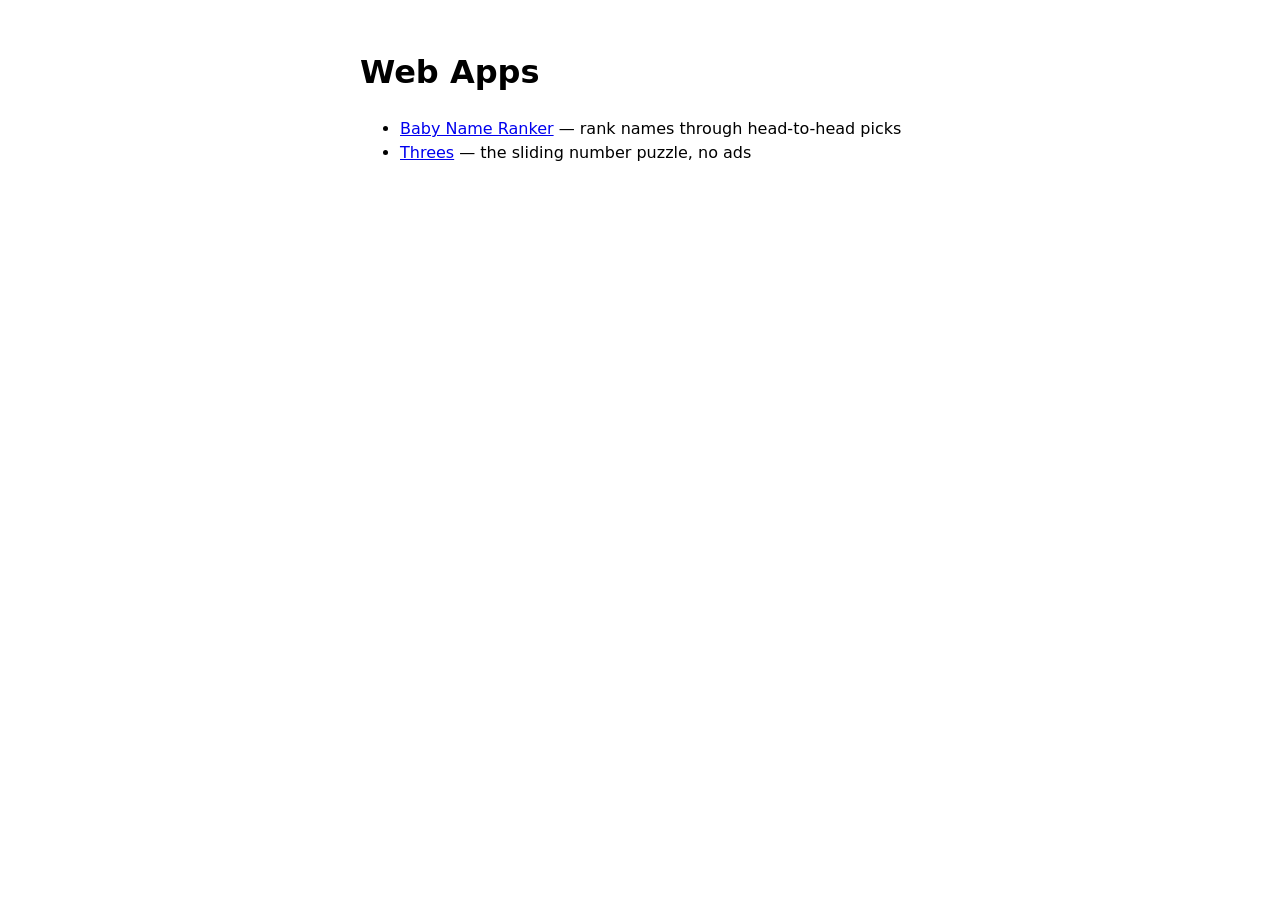
<file: index.html>
<!doctype html>
<html lang="en">
<head>
  <meta charset="utf-8">
  <meta name="viewport" content="width=device-width, initial-scale=1">
  <title>Web Apps</title>
  <style>
    body { font: 16px/1.5 system-ui, sans-serif; max-width: 560px; margin: 48px auto; padding: 0 16px; }
    @media (prefers-color-scheme: dark) { body { background: #181716; color: #f1eeea; } a { color: #8cc4ff; } }
  </style>
</head>
<body>
  <h1>Web Apps</h1>
  <ul>
    <li><a href="baby-names/">Baby Name Ranker</a> — rank names through head-to-head picks</li>
    <li><a href="threes/">Threes</a> — the sliding number puzzle, no ads</li>
  </ul>
</body>
</html>
</file>
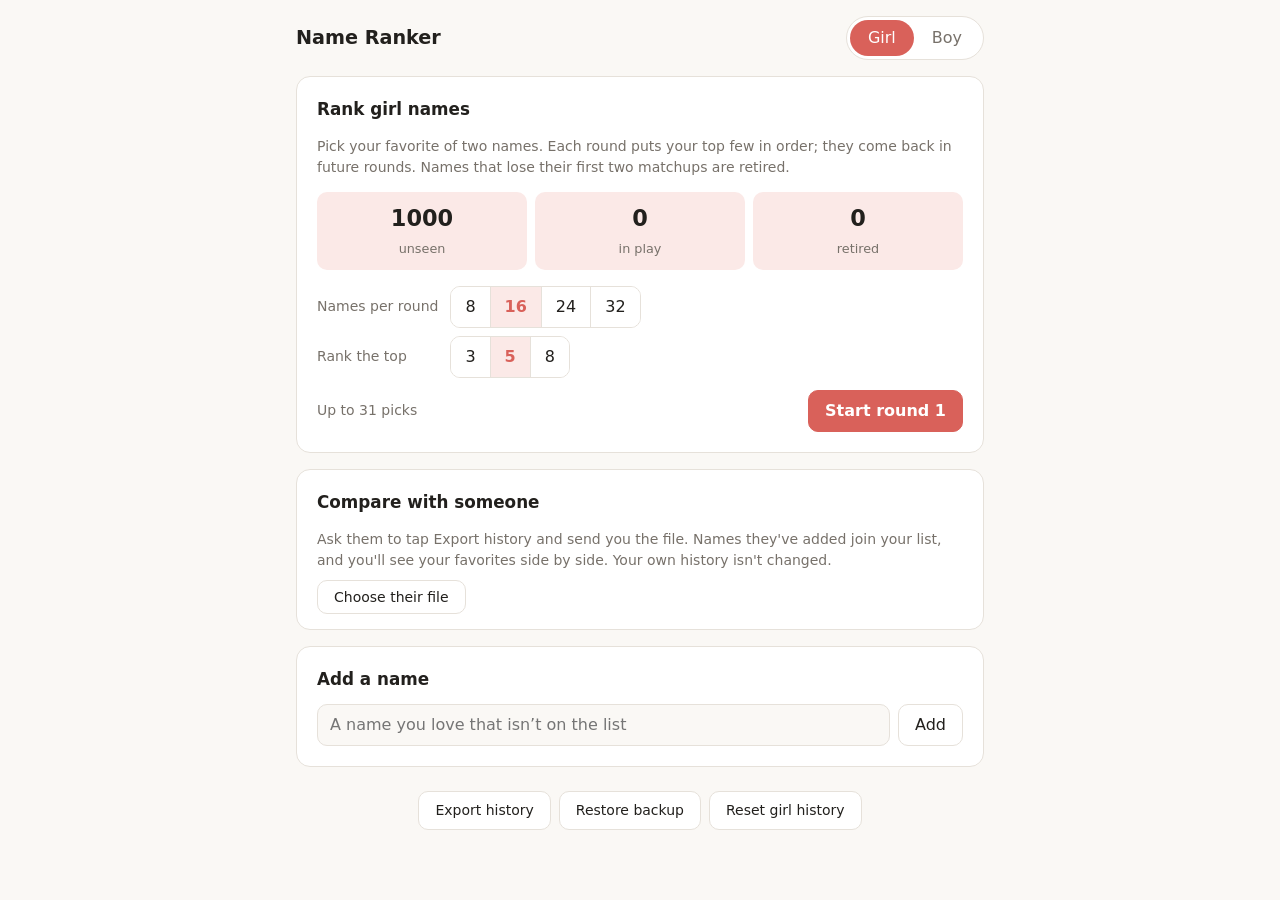
<file: baby-names/index.html>
<!doctype html>
<html lang="en">
<head>
  <meta charset="utf-8">
  <meta name="viewport" content="width=device-width, initial-scale=1, viewport-fit=cover">
  <meta name="theme-color" content="#faf8f5" media="(prefers-color-scheme: light)">
  <meta name="theme-color" content="#181716" media="(prefers-color-scheme: dark)">
  <meta name="apple-mobile-web-app-capable" content="yes">
  <meta name="mobile-web-app-capable" content="yes">
  <meta name="apple-mobile-web-app-title" content="Names">
  <meta name="apple-mobile-web-app-status-bar-style" content="default">
  <title>Baby Name Ranker</title>
  <link rel="manifest" href="manifest.webmanifest">
  <link rel="icon" href="icons/icon.svg" type="image/svg+xml">
  <link rel="apple-touch-icon" href="icons/apple-touch-icon.png">
  <link rel="stylesheet" href="style.css">
</head>
<body>
  <header class="topbar">
    <h1>Name Ranker</h1>
    <div class="gender-toggle" role="tablist" aria-label="Name list">
      <button type="button" data-gender="girl" role="tab">Girl</button>
      <button type="button" data-gender="boy" role="tab">Boy</button>
    </div>
  </header>

  <main id="app"></main>

  <script src="names.js"></script>
  <script src="round.js"></script>
  <script src="app.js"></script>
</body>
</html>
</file>
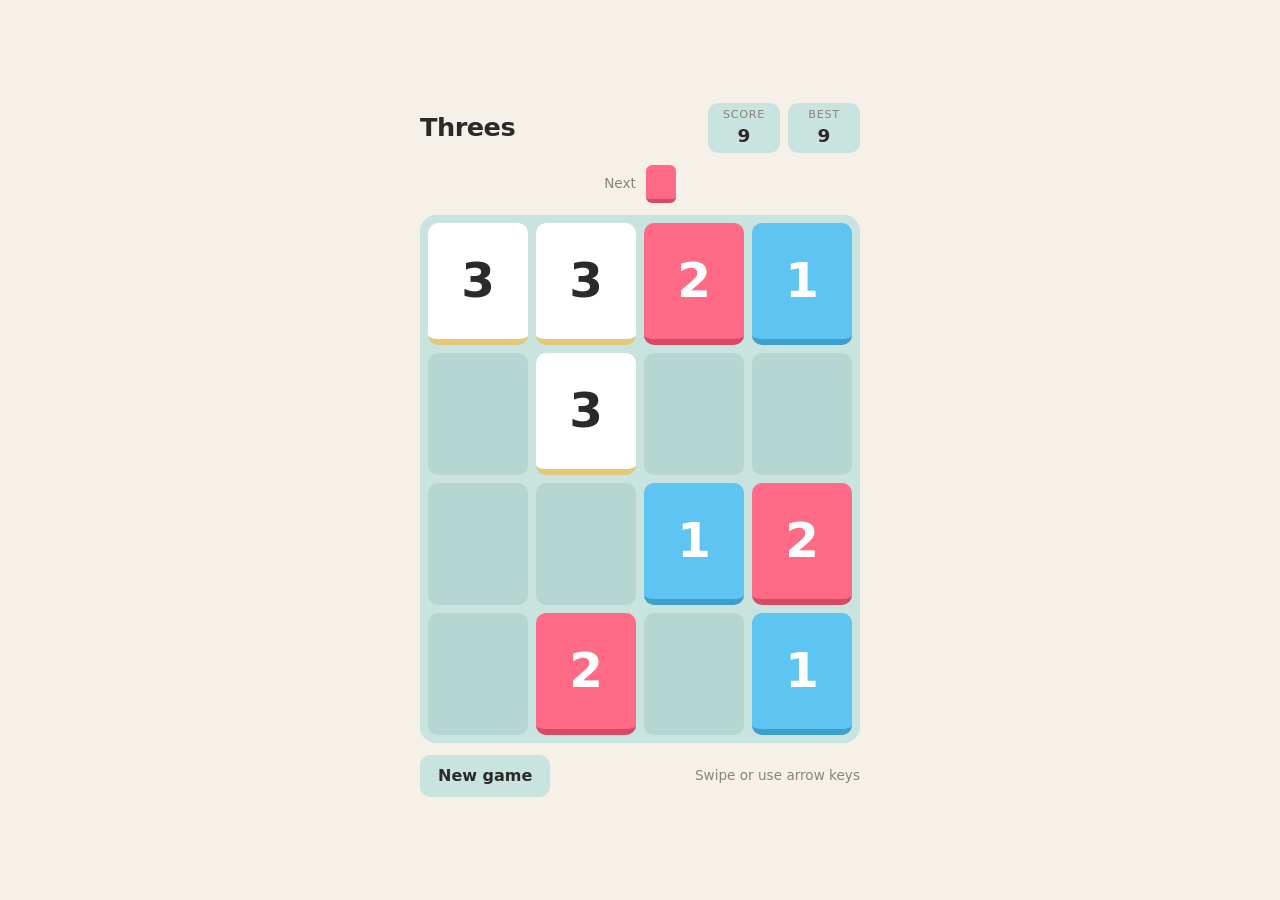
<file: threes/index.html>
<!doctype html>
<html lang="en">
<head>
  <meta charset="utf-8">
  <meta name="viewport" content="width=device-width, initial-scale=1, viewport-fit=cover">
  <meta name="theme-color" content="#f6f1e8" media="(prefers-color-scheme: light)">
  <meta name="theme-color" content="#1b1a19" media="(prefers-color-scheme: dark)">
  <meta name="apple-mobile-web-app-capable" content="yes">
  <meta name="mobile-web-app-capable" content="yes">
  <meta name="apple-mobile-web-app-title" content="Threes">
  <meta name="apple-mobile-web-app-status-bar-style" content="default">
  <title>Threes</title>
  <link rel="manifest" href="manifest.webmanifest">
  <link rel="icon" href="icons/icon.svg" type="image/svg+xml">
  <link rel="apple-touch-icon" href="icons/apple-touch-icon.png">
  <link rel="stylesheet" href="style.css">
</head>
<body>
  <div class="game" id="game">
    <header class="top">
      <h1>Threes</h1>
      <div class="scores">
        <div class="score"><span>Score</span><b id="score">0</b></div>
        <div class="score"><span>Best</span><b id="best">0</b></div>
      </div>
    </header>

    <div class="next">
      <span>Next</span>
      <div class="next-card" id="next"></div>
    </div>

    <div class="board" id="board">
      <div class="slots"></div>
      <div class="tiles" id="tiles"></div>
      <div class="overlay" id="overlay" hidden>
        <h2>Out of moves</h2>
        <p class="final" id="final"></p>
        <p class="detail" id="detail"></p>
        <button type="button" class="btn primary" data-action="new">Play again</button>
      </div>
    </div>

    <footer class="bottom">
      <button type="button" class="btn" data-action="new">New game</button>
      <span class="hint">Swipe or use arrow keys</span>
    </footer>
  </div>

  <script src="game.js"></script>
  <script src="app.js"></script>
</body>
</html>
</file>
<file: baby-names/style.css>
:root {
  --bg: #faf8f5;
  --surface: #ffffff;
  --text: #22201d;
  --muted: #77716a;
  --border: #e6e1da;
  --accent: #d9615a;
  --accent-soft: #fbe9e7;
  --good: #2f8f5b;
  --bad: #b04a4a;
  --radius: 14px;
  color-scheme: light;
}
body[data-gender="boy"] {
  --accent: #2f7f9e;
  --accent-soft: #e3f1f6;
}
@media (prefers-color-scheme: dark) {
  :root {
    --bg: #181716;
    --surface: #232120;
    --text: #f1eeea;
    --muted: #a39d96;
    --border: #3a3734;
    --accent-soft: #3a2725;
    --good: #5cc28a;
    --bad: #e07a7a;
    color-scheme: dark;
  }
  body[data-gender="boy"] { --accent: #5aaed0; --accent-soft: #1f3540; }
  body[data-gender="girl"] { --accent: #ec8a83; }
}

* { box-sizing: border-box; }
body {
  margin: 0;
  background: var(--bg);
  color: var(--text);
  font: 16px/1.5 system-ui, -apple-system, "Segoe UI", sans-serif;
}
button { font: inherit; color: inherit; cursor: pointer; touch-action: manipulation; -webkit-tap-highlight-color: transparent; }

.topbar {
  display: flex; align-items: center; justify-content: space-between; gap: 12px;
  max-width: 720px; margin: 0 auto;
  padding: max(16px, env(safe-area-inset-top)) max(16px, env(safe-area-inset-right)) 16px max(16px, env(safe-area-inset-left));
}
.topbar h1 { font-size: 1.2rem; margin: 0; }

.gender-toggle {
  display: inline-flex; background: var(--surface); border: 1px solid var(--border);
  border-radius: 999px; padding: 3px;
}
.gender-toggle button {
  border: 0; background: none; padding: 6px 18px; border-radius: 999px; color: var(--muted);
}
.gender-toggle button[aria-selected="true"] { background: var(--accent); color: #fff; }

main {
  max-width: 720px; margin: 0 auto;
  padding: 0 max(16px, env(safe-area-inset-right)) max(48px, env(safe-area-inset-bottom)) max(16px, env(safe-area-inset-left));
}

.card {
  background: var(--surface); border: 1px solid var(--border); border-radius: var(--radius);
  padding: 20px; margin-bottom: 16px;
}
.card h2 { font-size: 1.05rem; margin: 0 0 12px; }
.muted { color: var(--muted); }
.small { font-size: 0.875rem; }

.stats { display: grid; grid-template-columns: repeat(3, 1fr); gap: 8px; margin-bottom: 16px; }
.stat { text-align: center; padding: 10px; border-radius: 10px; background: var(--accent-soft); }
.stat b { display: block; font-size: 1.4rem; }
.stat span { font-size: 0.8rem; color: var(--muted); }

.row { display: flex; gap: 8px; align-items: center; flex-wrap: wrap; }
.btn {
  border: 1px solid var(--border); background: var(--surface); padding: 8px 16px; border-radius: 10px;
}

.btn.primary { background: var(--accent); border-color: var(--accent); color: #fff; font-weight: 600; }
.btn.link { border: 0; background: none; padding: 10px; color: var(--accent); }
.btn:disabled { opacity: 0.5; cursor: default; }

.segmented { display: inline-flex; border: 1px solid var(--border); border-radius: 10px; overflow: hidden; }
.segmented button { border: 0; background: var(--surface); padding: 8px 14px; }
.segmented button + button { border-left: 1px solid var(--border); }
.segmented button[aria-pressed="true"] { background: var(--accent-soft); color: var(--accent); font-weight: 600; }

input[type="text"] {
  font: inherit; color: inherit; background: var(--bg); border: 1px solid var(--border);
  border-radius: 10px; padding: 8px 12px; flex: 1; min-width: 0;
}

/* Compare view */
.progress { height: 6px; background: var(--border); border-radius: 3px; overflow: hidden; margin: 8px 0 24px; }
.progress div { height: 100%; background: var(--accent); transition: width 0.2s; }
.versus { display: grid; grid-template-columns: 1fr auto 1fr; gap: 12px; align-items: center; }
.choice {
  background: var(--surface); border: 2px solid var(--border); border-radius: var(--radius);
  padding: 48px 12px; font-size: clamp(1.6rem, 6vw, 2.4rem); font-weight: 600;
  transition: transform 0.08s, border-color 0.15s; word-break: break-word;
}
.choice:active { transform: scale(0.97); }
.or { color: var(--muted); font-size: 0.9rem; text-align: center; }
.hint { text-align: center; margin-top: 16px; }
.neither-row { justify-content: center; margin-top: 16px; }
.btn.picked { border-color: var(--accent); background: var(--accent-soft); }

/* Lists */
ol.ranking, ul.plain { margin: 0; padding: 0; list-style: none; }
ol.ranking li, ul.plain li {
  display: flex; align-items: center; gap: 10px; padding: 8px 4px; border-bottom: 1px solid var(--border);
}
ol.ranking li:last-child, ul.plain li:last-child { border-bottom: 0; }
.pos { width: 2em; text-align: right; color: var(--muted); font-variant-numeric: tabular-nums; }
.name { flex: 1; font-weight: 500; }
.tag { font-size: 0.75rem; padding: 2px 8px; border-radius: 999px; }
.tag.keep { background: var(--accent-soft); color: var(--accent); }
.tag.cut { color: var(--bad); border: 1px solid currentColor; }
li.cut .name { color: var(--muted); text-decoration: line-through; }
.bar { width: 80px; height: 6px; background: var(--border); border-radius: 3px; overflow: hidden; }
.bar div { height: 100%; background: var(--accent); }

details summary { cursor: pointer; font-weight: 600; }
details[open] summary { margin-bottom: 8px; }
.retired-list { display: flex; flex-wrap: wrap; gap: 6px; }
.chip {
  display: inline-flex; align-items: center; gap: 4px; border: 1px solid var(--border);
  border-radius: 999px; padding: 2px 4px 2px 10px; font-size: 0.875rem;
}
.settings .segmented { justify-self: start; }
.settings { display: grid; grid-template-columns: auto auto; justify-content: start; align-items: center; gap: 8px 12px; margin-bottom: 12px; }
.chip button { border: 0; background: none; color: var(--muted); padding: 4px 8px; }

table.compare { width: 100%; border-collapse: collapse; margin-bottom: 12px; }
.compare th { text-align: left; font-size: 0.8rem; font-weight: 600; color: var(--muted); padding: 0 8px 6px; }
.compare td { padding: 6px 8px; border-top: 1px solid var(--border); }
.compare td:first-child { font-weight: 500; }
.compare td.rank { font-variant-numeric: tabular-nums; }
.compare tr.both td { background: var(--accent-soft); }
.compare tr.both td.rank { color: var(--accent); font-weight: 600; }

footer.tools { display: flex; gap: 8px; flex-wrap: wrap; justify-content: center; margin-top: 24px; }

/* Hover styles only where there's a real pointer, so they don't stick after a tap. */
@media (hover: hover) {
  .btn:hover, .choice:hover { border-color: var(--accent); }
  .chip button:hover { color: var(--accent); }
}
.choice.picked { border-color: var(--accent); background: var(--accent-soft); }
@media (hover: none) {
  .hint { display: none; }
}

@media (max-width: 480px) {
  .versus { grid-template-columns: 1fr; gap: 8px; }
  .choice { padding: 0 12px; min-height: 28vh; }
  .neither-row .btn { flex: 1; padding: 12px 16px; }
  .card { padding: 16px; }
  ol.ranking .rounds { display: none; }
}
</file>
<file: threes/style.css>
:root {
  --bg: #f6f1e8;
  --text: #2b2a28;
  --muted: #8a847b;
  --board: #c9e3df;
  --slot: #b6d6d1;
  --one: #5ec4f2;
  --one-edge: #3d9fcc;
  --two: #ff6b86;
  --two-edge: #d64a66;
  --card: #ffffff;
  --card-edge: #e4c879;
  --high: #ff5a6e;
  --gap: 8px;
  --dur: 110ms;
  color-scheme: light;
}
@media (prefers-color-scheme: dark) {
  :root {
    --bg: #1b1a19;
    --text: #f2efe9;
    --muted: #9f998f;
    --board: #2c3f3d;
    --slot: #24302f;
    --card: #f4f1ea;
    --card-edge: #c7a85a;
    color-scheme: dark;
  }
}

* { box-sizing: border-box; }
html, body { height: 100%; }
body {
  margin: 0;
  background: var(--bg);
  color: var(--text);
  font: 16px/1.4 system-ui, -apple-system, "Segoe UI", sans-serif;
  overscroll-behavior: none;
  -webkit-user-select: none;
  user-select: none;
}
button { font: inherit; color: inherit; cursor: pointer; touch-action: manipulation; -webkit-tap-highlight-color: transparent; }

.game {
  /* Board width: fits the screen width, a max size, and the available height
     (the board is about 1.2x taller than wide; ~210px goes to header and footer). */
  --w: min(calc(100vw - 32px), 440px, calc((100svh - 210px) / 1.2));
  width: var(--w);
  margin: 0 auto;
  min-height: 100%;
  padding: max(12px, env(safe-area-inset-top)) 0 max(12px, env(safe-area-inset-bottom));
  display: flex; flex-direction: column; justify-content: center; gap: 12px;
  touch-action: none;
}

.top { display: flex; align-items: center; justify-content: space-between; }
.top h1 { margin: 0; font-size: 1.6rem; letter-spacing: -0.02em; }
.scores { display: flex; gap: 8px; }
.score {
  min-width: 72px; padding: 4px 12px; border-radius: 10px; background: var(--board); text-align: center;
}
.score span { display: block; font-size: 0.7rem; text-transform: uppercase; letter-spacing: 0.06em; color: var(--muted); }
.score b { font-size: 1.15rem; font-variant-numeric: tabular-nums; }

.next { display: flex; align-items: center; justify-content: center; gap: 10px; color: var(--muted); font-size: 0.85rem; }
.next-card {
  width: 30px; height: 38px; border-radius: 6px; display: grid; place-items: center;
  font-weight: 700; color: var(--text); border-bottom: 4px solid transparent;
  transition: background-color 0.15s;
}

/* Board and tiles. Tiles are absolutely positioned and moved with --r / --c, so
   CSS transitions animate the slides. A tile's translate % is relative to its own
   size, which equals one cell. */
.board {
  position: relative; width: 100%;
  aspect-ratio: 4 / 4.8;
  background: var(--board); border-radius: 16px;
  overflow: hidden;
}
.slots, .tiles { position: absolute; inset: var(--gap); }
.slots { display: grid; grid-template: repeat(4, 1fr) / repeat(4, 1fr); gap: var(--gap); }
.slots div { background: var(--slot); border-radius: 10px; }
.tile {
  position: absolute; top: 0; left: 0;
  width: calc((100% - 3 * var(--gap)) / 4);
  height: calc((100% - 3 * var(--gap)) / 4);
  /* --pr / --pc are the fractional drag offset while peeking at a move. */
  transform: translate(
    calc((var(--c) + var(--pc, 0)) * (100% + var(--gap))),
    calc((var(--r) + var(--pr, 0)) * (100% + var(--gap)))
  );
  transition: transform var(--dur) ease-out;
  z-index: 1;
}
.board.dragging .tile { transition: none; }
.tile.leaving { z-index: 2; }
.face {
  width: 100%; height: 100%; border-radius: 10px;
  display: grid; place-items: center;
  font-weight: 800; font-variant-numeric: tabular-nums;
  font-size: calc(var(--w) * 0.11);
  background: var(--card); color: #2b2a28;
  border-bottom: 6px solid var(--card-edge);
}
.v1 .face, .next-card.v1 { background: var(--one); border-bottom-color: var(--one-edge); color: #fff; }
.v2 .face, .next-card.v2 { background: var(--two); border-bottom-color: var(--two-edge); color: #fff; }
.next-card.v3, .next-card.bonus { background: var(--card); border-bottom-color: var(--card-edge); color: #2b2a28; }
.d3 .face { font-size: calc(var(--w) * 0.085); }
.d4 .face { font-size: calc(var(--w) * 0.065); }
.d5 .face { font-size: calc(var(--w) * 0.052); }
.hot .face { color: var(--high); }

.overlay {
  position: absolute; inset: 0; z-index: 5;
  display: flex; flex-direction: column; align-items: center; justify-content: center; gap: 4px;
  background: color-mix(in srgb, var(--bg) 82%, transparent);
  backdrop-filter: blur(2px);
  text-align: center; padding: 24px;
}
.overlay[hidden] { display: none; }
.overlay h2 { margin: 0; font-size: 1.1rem; color: var(--muted); font-weight: 600; }
.final { margin: 0; font-size: 3rem; font-weight: 800; font-variant-numeric: tabular-nums; }
.detail { margin: 0 0 16px; color: var(--muted); }

.bottom { display: flex; align-items: center; justify-content: space-between; }
.hint { color: var(--muted); font-size: 0.85rem; }
.btn {
  border: 0; background: var(--board); padding: 10px 18px; border-radius: 10px; font-weight: 600;
}
.btn.primary { background: var(--two); color: #fff; }
@media (hover: hover) { .btn:hover { filter: brightness(0.96); } }
@media (hover: none) { .hint { display: none; } }
</file>
